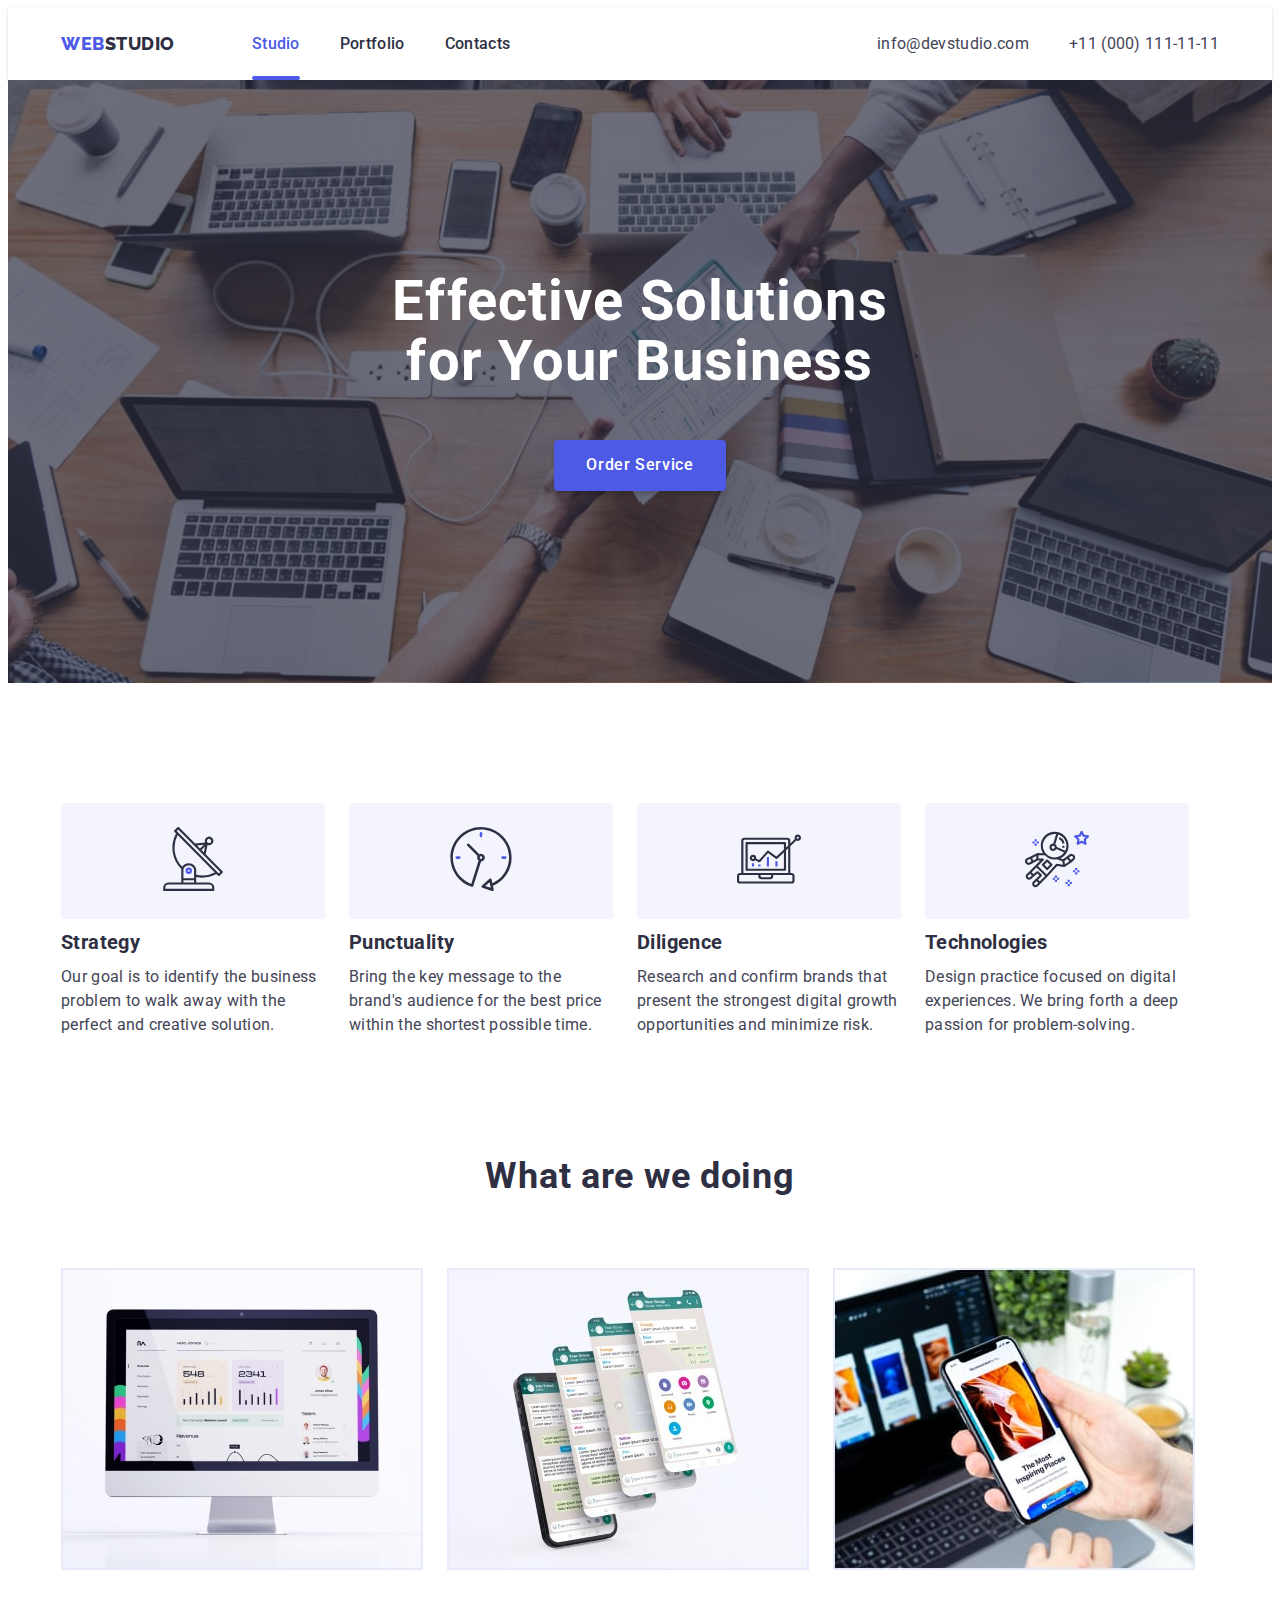
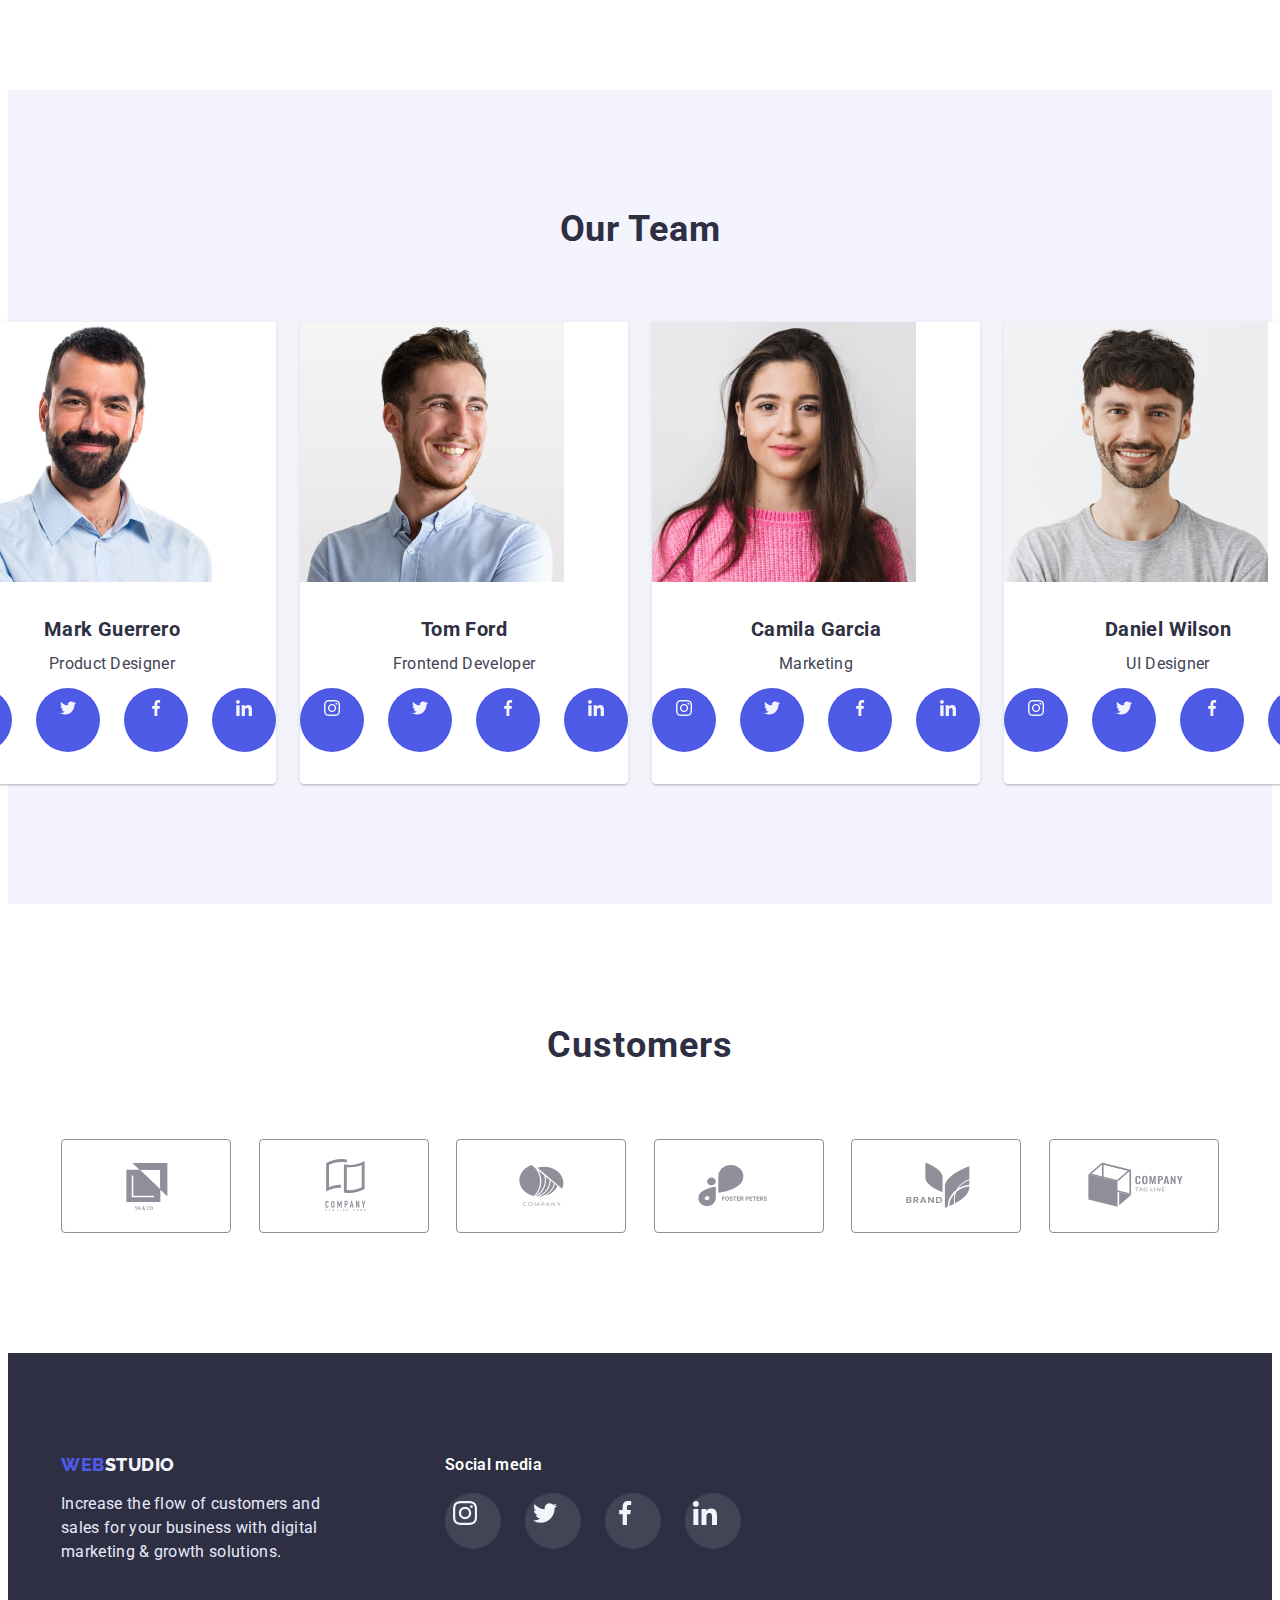
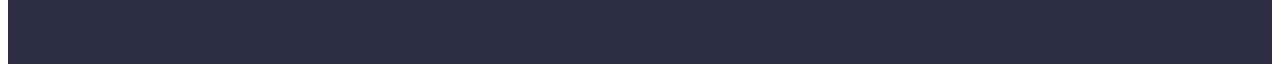
<file: index.html>
<!DOCTYPE html>
<html lang="en">
  <head>
    <meta charset="UTF-8" />
    <meta http-equiv="X-UA-Compatible" content="IE=edge" />
    <meta name="viewport" content="width=device-width, initial-scale=1.0" />
    <title>WebStudio</title>
    <link rel="preconnect" href="https://fonts.googleapis.com" />
    <link rel="preconnect" href="https://fonts.gstatic.com" crossorigin />
    <link
      href="https://fonts.googleapis.com/css2?family=Raleway:wght@800&family=Roboto:wght@400;500;700&display=swap"
      rel="stylesheet"
    />
    <link
      rel="stylesheet"
      href="https://cdnjs.cloudflare.com/ajax/libs/modern-normalize/1.1.0/modern-normalize.min.css"
      integrity="sha512-wpPYUAdjBVSE4KJnH1VR1HeZfpl1ub8YT/NKx4PuQ5NmX2tKuGu6U/JRp5y+Y8XG2tV+wKQpNHVUX03MfMFn9Q=="
      crossorigin="anonymous"
      referrerpolicy="no-referrer"
    />
    <link rel="stylesheet" href="./css/styles.css" />
  </head>

  <body>
    <!------- Header ------->

    <header class="header">
      <div class="container header-nav-cont">
        <!--- Logo --->

        <nav class="nav-item">
          <a href="./index.html" class="link logo"
            ><span class="logo-web">Web</span>Studio</a
          >

          <!--- Navigation --->

          <ul class="list menu-list">
            <li>
              <a href="./index.html" class="link menu-link studio-active-link"
                >Studio</a
              >
            </li>
            <li>
              <a href="./portfolio.html" class="link menu-link">Portfolio</a>
            </li>
            <li>
              <a href="#" class="link menu-link">Contacts</a>
            </li>
          </ul>
        </nav>

        <!--- Contacts --->

        <ul class="list cont-list">
          <li>
            <a href="mailto:info@devstudio.com" class="link cont-link"
              >info@devstudio.com</a
            >
          </li>
          <li>
            <a href="tel:+110001111111" class="link cont-link"
              >+11 (000) 111-11-11</a
            >
          </li>
        </ul>
      </div>
    </header>

    <main>
      <!------- Studio ------->

      <!--- Hero section --->

      <section class="hero hero-background">
        <div class="container">
          <h1 class="hero-title">Effective Solutions for Your Business</h1>
          <button type="button" class="modal-button" data-modal-open>
            Order Service
          </button>
        </div>
      </section>

      <!--- Features --->

      <section class="section">
        <div class="container">
          <h2 class="section-title visually-hidden">Features</h2>
          <ul class="list features-list">
            <li class="features-item">
              <div class="features-icon">
                <svg width="64" height="64">
                  <use href="./images/icons.svg#strategy"></use>
                </svg>
              </div>
              <h3 class="subtitle">Strategy</h3>
              <p class="body-text">
                Our goal is to identify the business problem to walk away with
                the perfect and creative solution.
              </p>
            </li>
            <li class="features-item">
              <div class="features-icon">
                <svg width="64" height="64">
                  <use href="./images/icons.svg#punctuality"></use>
                </svg>
              </div>
              <h3 class="subtitle">Punctuality</h3>
              <p class="body-text">
                Bring the key message to the brand's audience for the best price
                within the shortest possible time.
              </p>
            </li>
            <li class="features-item">
              <div class="features-icon">
                <svg width="64" height="64">
                  <use href="./images/icons.svg#diligence"></use>
                </svg>
              </div>
              <h3 class="subtitle">Diligence</h3>
              <p class="body-text">
                Research and confirm brands that present the strongest digital
                growth opportunities and minimize risk.
              </p>
            </li>
            <li class="features-item">
              <div class="features-icon">
                <svg width="64" height="64">
                  <use href="./images/icons.svg#technologies"></use>
                </svg>
              </div>
              <h3 class="subtitle">Technologies</h3>
              <p class="body-text">
                Design practice focused on digital experiences. We bring forth a
                deep passion for problem-solving.
              </p>
            </li>
          </ul>
        </div>
      </section>

      <!--- What are we doing --->

      <section class="doing-section">
        <div class="container">
          <h2 class="section-title">What are we doing</h2>
          <ul class="list doing-list">
            <li class="doing-item">
              <img
                src="./images/doing/doing1.jpg"
                alt="Application in the desktop"
                width="360"
              />
            </li>
            <li class="doing-item">
              <img
                src="./images/doing/doing2.jpg"
                alt="Chatbots in the smartphone"
                width="360"
              />
            </li>
            <li class="doing-item">
              <img
                src="./images/doing/doing3.jpg"
                alt="Application in the smartphone"
                width="360"
              />
            </li>
          </ul>
        </div>
      </section>

      <!--- Our Teaam --->

      <section class="section team">
        <div class="container">
          <h2 class="section-title">Our Team</h2>
          <ul class="list team-list">
            <li class="team-item">
              <img
                src="./images/team/team1.jpg"
                alt="Mark Guerrero Product Designer"
                width="264"
              />
              <div class="team-descr">
                <h3 class="subtitle">Mark Guerrero</h3>
                <p class="body-text">Product Designer</p>
                <ul class="list team-icon-list">
                  <li class="team-icon-item">
                    <a
                      href="https://www.instagram.com/"
                      target="_blank"
                      class="link team-icon-link"
                    >
                      <svg width="16" height="16">
                        <use href="./images/icons.svg#instagram"></use>
                      </svg>
                    </a>
                  </li>
                  <li>
                    <a
                      href="https://twitter.com/"
                      target="_blank"
                      class="link team-icon-link"
                    >
                      <svg width="16" height="16">
                        <use href="./images/icons.svg#twitter"></use>
                      </svg>
                    </a>
                  </li>
                  <li>
                    <a
                      href="https://facebook.com/"
                      target="_blank"
                      class="link team-icon-link"
                    >
                      <svg width="16" height="16">
                        <use href="./images/icons.svg#facebook"></use>
                      </svg>
                    </a>
                  </li>
                  <li>
                    <a
                      href="https://www.linkedin.com/"
                      target="_blank"
                      class="link team-icon-link"
                    >
                      <svg width="16" height="16">
                        <use href="./images/icons.svg#linkedin"></use>
                      </svg>
                    </a>
                  </li>
                </ul>
              </div>
            </li>
            <li class="team-item">
              <img
                src="./images/team/team2.jpg"
                alt="Tom Ford Frontend Developer"
                width="264"
              />
              <div class="team-descr">
                <h3 class="subtitle">Tom Ford</h3>
                <p class="body-text">Frontend Developer</p>
                <ul class="list team-icon-list">
                  <li class="team-icon-item">
                    <a
                      href="https://www.instagram.com/"
                      target="_blank"
                      class="link team-icon-link"
                    >
                      <svg width="16" height="16">
                        <use href="./images/icons.svg#instagram"></use>
                      </svg>
                    </a>
                  </li>
                  <li>
                    <a
                      href="https://twitter.com/"
                      target="_blank"
                      class="link team-icon-link"
                    >
                      <svg width="16" height="16">
                        <use href="./images/icons.svg#twitter"></use>
                      </svg>
                    </a>
                  </li>
                  <li>
                    <a
                      href="https://facebook.com/"
                      target="_blank"
                      class="link team-icon-link"
                    >
                      <svg width="16" height="16">
                        <use href="./images/icons.svg#facebook"></use>
                      </svg>
                    </a>
                  </li>
                  <li>
                    <a
                      href="https://www.linkedin.com/"
                      target="_blank"
                      class="link team-icon-link"
                    >
                      <svg width="16" height="16">
                        <use href="./images/icons.svg#linkedin"></use>
                      </svg>
                    </a>
                  </li>
                </ul>
              </div>
            </li>
            <li class="team-item">
              <img
                src="./images/team/team3.jpg"
                alt="Camila Garcia Marketing"
                width="264"
              />
              <div class="team-descr">
                <h3 class="subtitle">Camila Garcia</h3>
                <p class="body-text">Marketing</p>
                <ul class="list team-icon-list">
                  <li class="team-icon-item">
                    <a
                      href="https://www.instagram.com/"
                      target="_blank"
                      class="link team-icon-link"
                    >
                      <svg width="16" height="16">
                        <use href="./images/icons.svg#instagram"></use>
                      </svg>
                    </a>
                  </li>
                  <li>
                    <a
                      href="https://twitter.com/"
                      target="_blank"
                      class="link team-icon-link"
                    >
                      <svg width="16" height="16">
                        <use href="./images/icons.svg#twitter"></use>
                      </svg>
                    </a>
                  </li>
                  <li>
                    <a
                      href="https://facebook.com/"
                      target="_blank"
                      class="link team-icon-link"
                    >
                      <svg width="16" height="16">
                        <use href="./images/icons.svg#facebook"></use>
                      </svg>
                    </a>
                  </li>
                  <li>
                    <a
                      href="https://www.linkedin.com/"
                      target="_blank"
                      class="link team-icon-link"
                    >
                      <svg width="16" height="16">
                        <use href="./images/icons.svg#linkedin"></use>
                      </svg>
                    </a>
                  </li>
                </ul>
              </div>
            </li>
            <li class="team-item">
              <img
                src="./images/team/team4.jpg"
                alt="Daniel Wilson UI Designer"
                width="264"
              />
              <div class="team-descr">
                <h3 class="subtitle">Daniel Wilson</h3>
                <p class="body-text">UI Designer</p>
                <ul class="list team-icon-list">
                  <li class="team-icon-item">
                    <a
                      href="https://www.instagram.com/"
                      target="_blank"
                      class="link team-icon-link"
                    >
                      <svg width="16" height="16">
                        <use href="./images/icons.svg#instagram"></use>
                      </svg>
                    </a>
                  </li>
                  <li>
                    <a
                      href="https://twitter.com/"
                      target="_blank"
                      class="link team-icon-link"
                    >
                      <svg width="16" height="16">
                        <use href="./images/icons.svg#twitter"></use>
                      </svg>
                    </a>
                  </li>
                  <li>
                    <a
                      href="https://facebook.com/"
                      target="_blank"
                      class="link team-icon-link"
                    >
                      <svg width="16" height="16">
                        <use href="./images/icons.svg#facebook"></use>
                      </svg>
                    </a>
                  </li>
                  <li>
                    <a
                      href="https://www.linkedin.com/"
                      target="_blank"
                      class="link team-icon-link"
                    >
                      <svg width="16" height="16">
                        <use href="./images/icons.svg#linkedin"></use>
                      </svg>
                    </a>
                  </li>
                </ul>
              </div>
            </li>
          </ul>
        </div>
      </section>

      <!------- Customers ------->

      <section class="section">
        <div class="container">
          <h2 class="section-title customers-title">Customers</h2>
          <ul class="list customers-list">
            <li>
              <a href="#" class="link customers-link"
                ><svg width="104" height="56" class="customers-icon">
                  <use href="./images/icons.svg#customers1"></use></svg
              ></a>
            </li>
            <li>
              <a href="#" class="link customers-link"
                ><svg width="104" height="56" class="customers-icon">
                  <use href="./images/icons.svg#customers2"></use></svg
              ></a>
            </li>
            <li>
              <a href="#" class="link customers-link"
                ><svg width="104" height="56" class="customers-icon">
                  <use href="./images/icons.svg#customers3"></use></svg
              ></a>
            </li>
            <li>
              <a href="#" class="link customers-link"
                ><svg width="104" height="56" class="customers-icon">
                  <use href="./images/icons.svg#customers4"></use></svg
              ></a>
            </li>
            <li>
              <a href="#" class="link customers-link"
                ><svg width="104" height="56" class="customers-icon">
                  <use href="./images/icons.svg#customers5"></use></svg
              ></a>
            </li>
            <li>
              <a href="#" class="link customers-link"
                ><svg width="104" height="56" class="customers-icon">
                  <use href="./images/icons.svg#customers6"></use></svg
              ></a>
            </li>
          </ul>
        </div>
      </section>

      <!------- Modal ------->

      <div class="backdrop is-hidden" data-modal>
        <div class="modal">
          <button type="button" class="close-button" data-modal-close>
            <svg width="8" height="8">
              <use href="./images/icons.svg#close"></use>
            </svg>
          </button>
        </div>
      </div>
    </main>

    <!------- Footer ------->

    <footer class="footer">
      <div class="container footer-container">
        <div>
          <a href="./index.html" class="link footer-logo"
            ><span class="logo-web">Web</span>Studio</a
          >
          <p class="footer-descr">
            Increase the flow of customers and sales for your business with
            digital marketing & growth solutions.
          </p>
        </div>
        <div>
          <h3 class="footer-title">Social media</h3>
          <ul class="list footer-icon-list">
            <li class="footer-icon-item">
              <a
                href="https://www.instagram.com/"
                target="_blank"
                class="link footer-icon-link"
              >
                <svg width="24" height="24">
                  <use href="./images/icons.svg#instagram"></use>
                </svg>
              </a>
            </li>
            <li>
              <a
                href="https://twitter.com/"
                target="_blank"
                class="link footer-icon-link"
              >
                <svg width="24" height="24">
                  <use href="./images/icons.svg#twitter"></use>
                </svg>
              </a>
            </li>
            <li>
              <a
                href="https://facebook.com/"
                target="_blank"
                class="link footer-icon-link"
              >
                <svg width="24" height="24">
                  <use href="./images/icons.svg#facebook"></use>
                </svg>
              </a>
            </li>
            <li>
              <a
                href="https://www.linkedin.com/"
                target="_blank"
                class="link footer-icon-link"
              >
                <svg width="24" height="24">
                  <use href="./images/icons.svg#linkedin"></use>
                </svg>
              </a>
            </li>
          </ul>
        </div>
      </div>
    </footer>
    <script src="./js/modal.js"></script>
  </body>
</html>
</file>
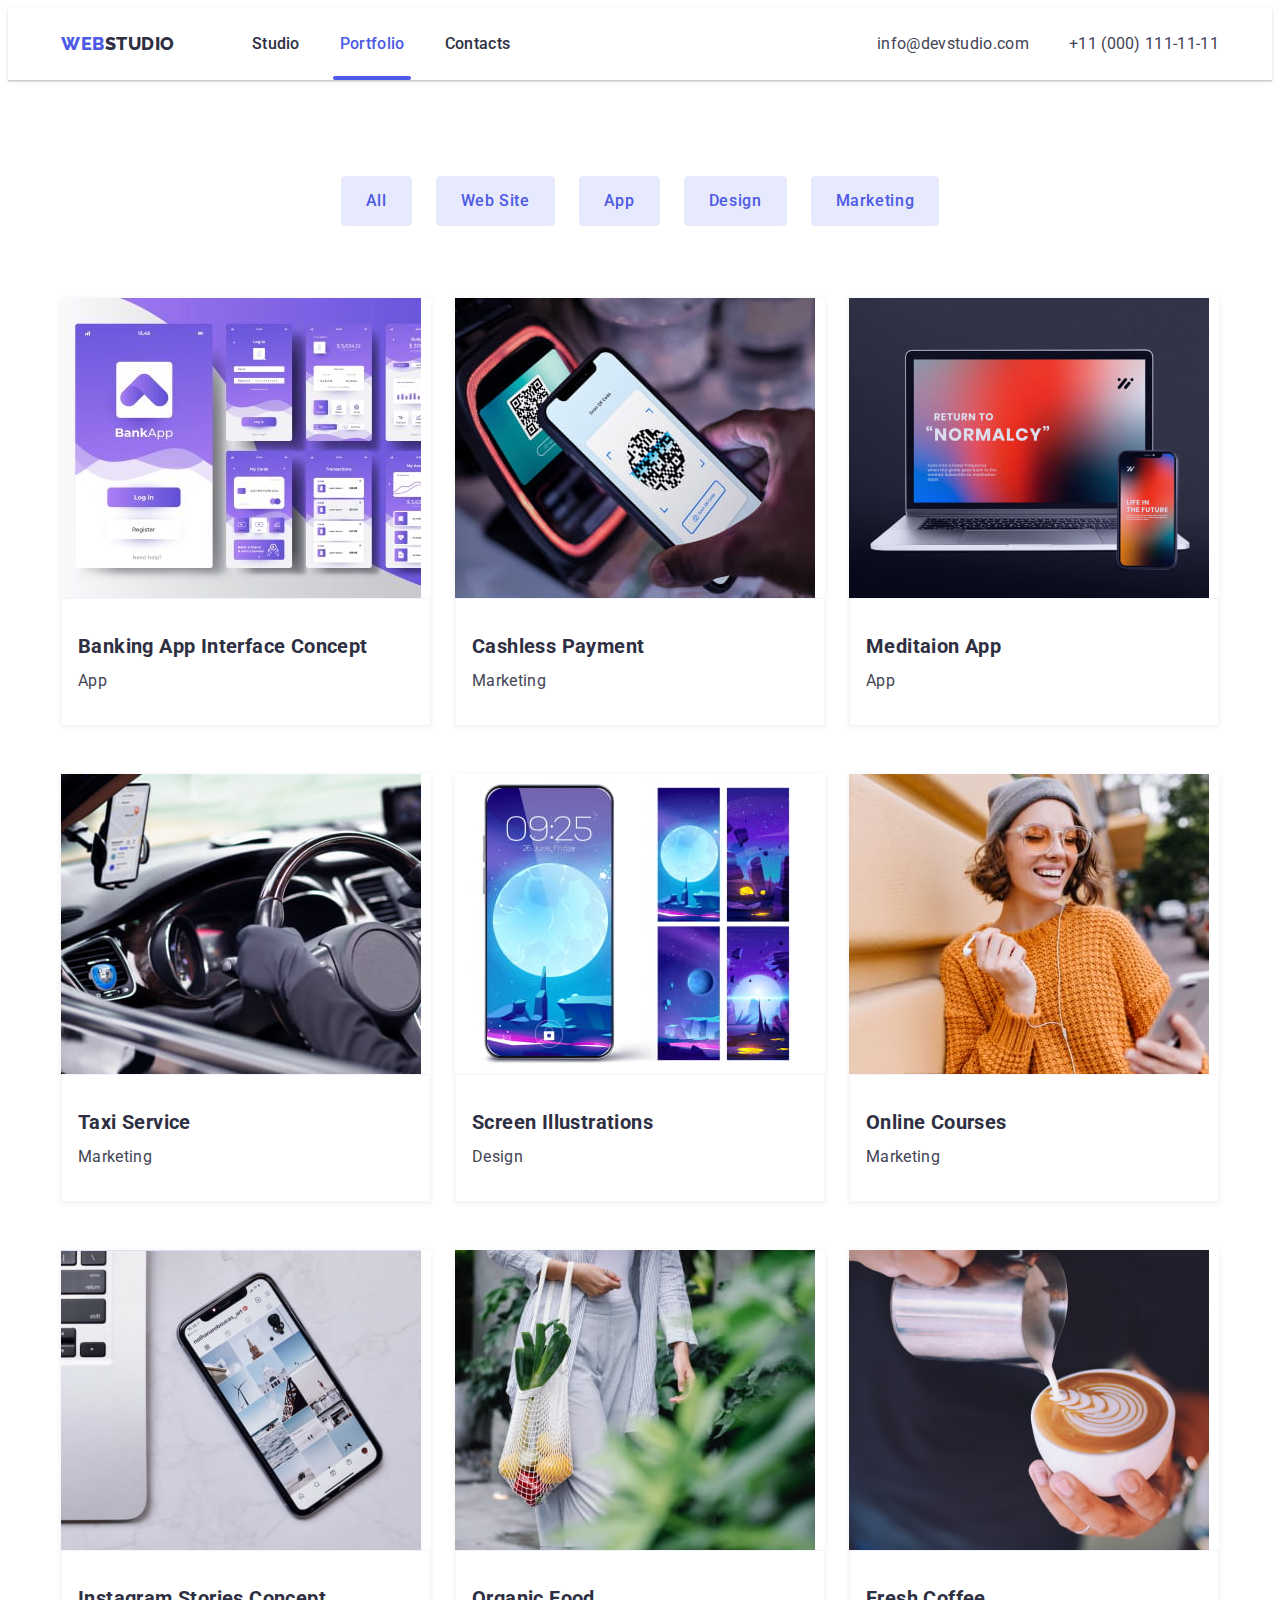
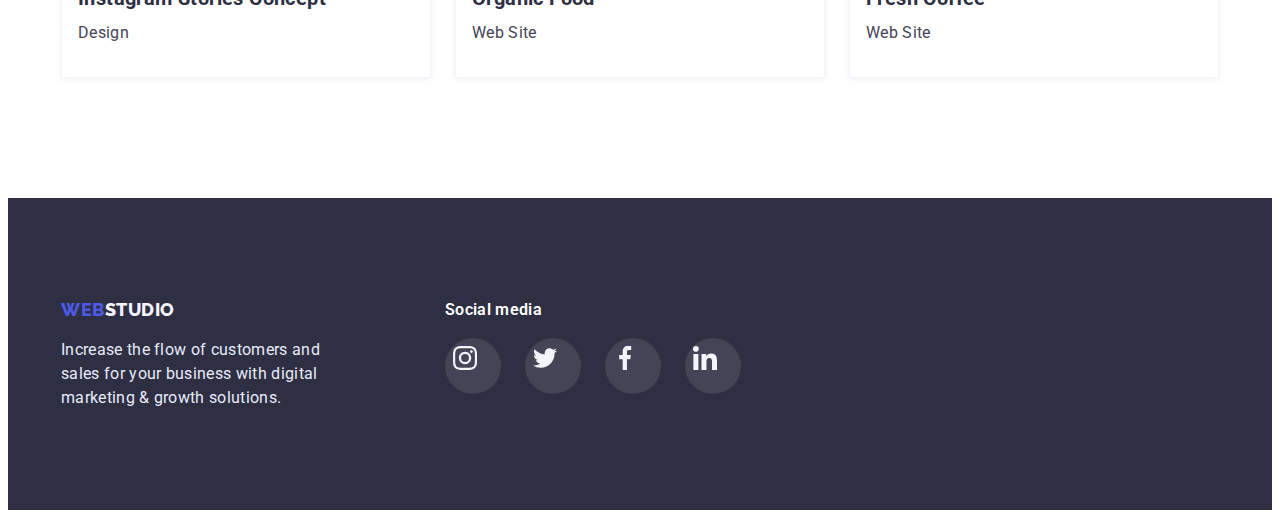
<file: portfolio.html>
<!DOCTYPE html>
<html lang="en">
  <head>
    <meta charset="UTF-8" />
    <meta http-equiv="X-UA-Compatible" content="IE=edge" />
    <meta name="viewport" content="width=device-width, initial-scale=1.0" />
    <title>WebStudio</title>
    <link rel="preconnect" href="https://fonts.googleapis.com" />
    <link rel="preconnect" href="https://fonts.gstatic.com" crossorigin />
    <link
      href="https://fonts.googleapis.com/css2?family=Raleway:wght@800&family=Roboto:wght@400;500;700&display=swap"
      rel="stylesheet"
    />
    <link
      rel="stylesheet"
      href="https://cdnjs.cloudflare.com/ajax/libs/modern-normalize/1.1.0/modern-normalize.min.css"
      integrity="sha512-wpPYUAdjBVSE4KJnH1VR1HeZfpl1ub8YT/NKx4PuQ5NmX2tKuGu6U/JRp5y+Y8XG2tV+wKQpNHVUX03MfMFn9Q=="
      crossorigin="anonymous"
      referrerpolicy="no-referrer"
    />
    <link rel="stylesheet" href="./css/styles.css" />
  </head>

  <body>
    <!------- Header ------->

    <header class="header">
      <div class="container header-nav-cont">
        <!--- Logo --->

        <nav class="nav-item">
          <a href="./index.html" class="link logo"
            ><span class="logo-web">Web</span>Studio</a
          >

          <!--- Navigation --->

          <ul class="list menu-list">
            <li>
              <a href="./index.html" class="link menu-link">Studio</a>
            </li>
            <li>
              <a
                href="./portfolio.html"
                class="link menu-link portfolio-active-link"
                >Portfolio</a
              >
            </li>
            <li>
              <a href="#" class="link menu-link">Contacts</a>
            </li>
          </ul>
        </nav>

        <!--- Contacts --->

        <ul class="list cont-list">
          <li>
            <a href="mailto:info@devstudio.com" class="link cont-link"
              >info@devstudio.com</a
            >
          </li>
          <li>
            <a href="tel:+110001111111" class="link cont-link"
              >+11 (000) 111-11-11</a
            >
          </li>
        </ul>
      </div>
    </header>

    <main>
      <!------- Portfolio ------->

      <!--- Portfolio section --->

      <section class="portfolio-section">
        <!--- Filter list --->

        <div class="container">
          <h1 class="section-title visually-hidden">Portfolio</h1>
          <ul class="list filter-list">
            <li class="filter-item">
              <button type="button" class="button">All</button>
            </li>
            <li class="filter-item">
              <button type="button" class="button">Web Site</button>
            </li>
            <li class="filter-item">
              <button type="button" class="button">App</button>
            </li>
            <li class="filter-item">
              <button type="button" class="button">Design</button>
            </li>
            <li class="filter-item">
              <button type="button" class="button">Marketing</button>
            </li>
          </ul>

          <!-- Portfolio list -->

          <ul class="list portfolio-list">
            <li class="portfolio-item">
              <a href="#" class="link portfolio-link">
                <div class="product-thumb">
                  <img
                    src="./images/portfolio/portfolio1.jpg"
                    alt="Banking App Interface Concept"
                    width="360"
                  />
                  <p class="product-descr">
                    14 Stylish and User-Friendly App Design Concepts · Task
                    Manager App · Calorie Tracker App · Exotic Fruit Ecommerce
                    App · Cloud Storage App
                  </p>
                </div>
                <div class="portfolio-descr">
                  <h2 class="subtitle">Banking App Interface Concept</h2>
                  <p class="body-text">App</p>
                </div></a
              >
            </li>
            <li class="portfolio-item">
              <a href="#" class="link portfolio-link">
                <div class="product-thumb">
                  <img
                    src="./images/portfolio/portfolio2.jpg"
                    alt="Cashless Payment"
                    width="360"
                  />
                  <p class="product-descr">
                    14 Stylish and User-Friendly App Design Concepts · Task
                    Manager App · Calorie Tracker App · Exotic Fruit Ecommerce
                    App · Cloud Storage App
                  </p>
                </div>
                <div class="portfolio-descr">
                  <h2 class="subtitle">Cashless Payment</h2>
                  <p class="body-text">Marketing</p>
                </div></a
              >
            </li>
            <li class="portfolio-item">
              <a href="#" class="link portfolio-link"
                ><div class="product-thumb">
                  <img
                    src="./images/portfolio/portfolio3.jpg"
                    alt="Meditaion App"
                    width="360"
                  />
                  <p class="product-descr">
                    14 Stylish and User-Friendly App Design Concepts · Task
                    Manager App · Calorie Tracker App · Exotic Fruit Ecommerce
                    App · Cloud Storage App
                  </p>
                </div>
                <div class="portfolio-descr">
                  <h2 class="subtitle">Meditaion App</h2>
                  <p class="body-text">App</p>
                </div></a
              >
            </li>
            <li class="portfolio-item">
              <a href="#" class="link portfolio-link"
                ><div class="product-thumb">
                  <img
                    src="./images/portfolio/portfolio4.jpg"
                    alt="Taxi Service"
                    width="360"
                  />
                  <p class="product-descr">
                    14 Stylish and User-Friendly App Design Concepts · Task
                    Manager App · Calorie Tracker App · Exotic Fruit Ecommerce
                    App · Cloud Storage App
                  </p>
                </div>
                <div class="portfolio-descr">
                  <h2 class="subtitle">Taxi Service</h2>
                  <p class="body-text">Marketing</p>
                </div></a
              >
            </li>
            <li class="portfolio-item">
              <a href="#" class="link portfolio-link"
                ><div class="product-thumb">
                  <img
                    src="./images/portfolio/portfolio5.jpg"
                    alt="Screen Illustrations"
                    width="360"
                  />
                  <p class="product-descr">
                    14 Stylish and User-Friendly App Design Concepts · Task
                    Manager App · Calorie Tracker App · Exotic Fruit Ecommerce
                    App · Cloud Storage App
                  </p>
                </div>
                <div class="portfolio-descr">
                  <h2 class="subtitle">Screen Illustrations</h2>
                  <p class="body-text">Design</p>
                </div></a
              >
            </li>
            <li class="portfolio-item">
              <a href="#" class="link portfolio-link"
                ><div class="product-thumb">
                  <img
                    src="./images/portfolio/portfolio6.jpg"
                    alt="Online Courses"
                    width="360"
                  />
                  <p class="product-descr">
                    14 Stylish and User-Friendly App Design Concepts · Task
                    Manager App · Calorie Tracker App · Exotic Fruit Ecommerce
                    App · Cloud Storage App
                  </p>
                </div>
                <div class="portfolio-descr">
                  <h2 class="subtitle">Online Courses</h2>
                  <p class="body-text">Marketing</p>
                </div></a
              >
            </li>
            <li class="portfolio-item">
              <a href="#" class="link portfolio-link"
                ><div class="product-thumb">
                  <img
                    src="./images/portfolio/portfolio7.jpg"
                    alt="Instagram Stories Concept"
                    width="360"
                  />
                  <p class="product-descr">
                    14 Stylish and User-Friendly App Design Concepts · Task
                    Manager App · Calorie Tracker App · Exotic Fruit Ecommerce
                    App · Cloud Storage App
                  </p>
                </div>
                <div class="portfolio-descr">
                  <h2 class="subtitle">Instagram Stories Concept</h2>
                  <p class="body-text">Design</p>
                </div></a
              >
            </li>
            <li class="portfolio-item">
              <a href="#" class="link portfolio-link"
                ><div class="product-thumb">
                  <img
                    src="./images/portfolio/portfolio8.jpg"
                    alt="Organic Food"
                    width="360"
                  />
                  <p class="product-descr">
                    14 Stylish and User-Friendly App Design Concepts · Task
                    Manager App · Calorie Tracker App · Exotic Fruit Ecommerce
                    App · Cloud Storage App
                  </p>
                </div>
                <div class="portfolio-descr">
                  <h2 class="subtitle">Organic Food</h2>
                  <p class="body-text">Web Site</p>
                </div></a
              >
            </li>
            <li class="portfolio-item">
              <a href="#" class="link portfolio-link"
                ><div class="product-thumb">
                  <img
                    src="./images/portfolio/portfolio9.jpg"
                    alt="Fresh Coffee"
                    width="360"
                  />
                  <p class="product-descr">
                    14 Stylish and User-Friendly App Design Concepts · Task
                    Manager App · Calorie Tracker App · Exotic Fruit Ecommerce
                    App · Cloud Storage App
                  </p>
                </div>
                <div class="portfolio-descr">
                  <h2 class="subtitle">Fresh Coffee</h2>
                  <p class="body-text">Web Site</p>
                </div></a
              >
            </li>
          </ul>
        </div>
      </section>
    </main>

    <!------- Footer ------->

    <footer class="footer">
      <div class="container footer-container">
        <div>
          <a href="./index.html" class="link footer-logo"
            ><span class="logo-web">Web</span>Studio</a
          >
          <p class="footer-descr">
            Increase the flow of customers and sales for your business with
            digital marketing & growth solutions.
          </p>
        </div>
        <div>
          <h2 class="footer-title">Social media</h2>
          <ul class="list footer-icon-list">
            <li class="footer-icon-item">
              <a
                href="https://www.instagram.com/"
                target="_blank"
                class="link footer-icon-link"
              >
                <svg width="24" height="24">
                  <use href="./images/icons.svg#instagram"></use>
                </svg>
              </a>
            </li>
            <li>
              <a
                href="https://twitter.com/"
                target="_blank"
                class="link footer-icon-link"
              >
                <svg width="24" height="24">
                  <use href="./images/icons.svg#twitter"></use>
                </svg>
              </a>
            </li>
            <li>
              <a
                href="https://facebook.com/"
                target="_blank"
                class="link footer-icon-link"
              >
                <svg width="24" height="24">
                  <use href="./images/icons.svg#facebook"></use>
                </svg>
              </a>
            </li>
            <li>
              <a
                href="https://www.linkedin.com/"
                target="_blank"
                class="link footer-icon-link"
              >
                <svg width="24" height="24">
                  <use href="./images/icons.svg#linkedin"></use>
                </svg>
              </a>
            </li>
          </ul>
        </div>
      </div>
    </footer>
  </body>
</html>
</file>
<file: css/styles.css>
:root {
    --primary-brand-color: #4D5AE5;
    --dark-color: #2E2F42;
    --success-color: #31D0AA;
    --text-color: #434455;
    --subtle-color: #8E8F99;
    --accent-color: #E7E9FC;
    --light-color: #F4F4FD;
    --white-color: #FFFFFF;
    --modal-background-color: #FCFCFC;
}

body {
    font-family: 'Roboto', sans-serif;
    font-size: 16px;

    background-color: var(--white-color);
    color: var(--text-color);
}

img {
    display: block;
    max-width: 100%;
    height: auto
}

.link {
    text-decoration: none;
}

.list {
    padding: 0;
    margin: 0;

    list-style: none;
}

.visually-hidden {
    position: absolute;

    white-space: nowrap;
    width: 1px;
    height: 1px;
    overflow: hidden;
    border: 0;
    padding: 0;
    clip: rect(0 0 0 0);
    clip-path: inset(50%);
    margin: -1px;
}

/* ======= Generical ======= */

.container {
    width: 1158px;
    margin-left: auto;
    margin-right: auto;
    padding-right: 15px;
    padding-left: 15px;

    /* outline: 2px solid tomato; */
}

.subtitle {
    margin-top: 0;
    margin-bottom: 8px;

    font-weight: 700;
    font-size: 20px;
    line-height: 1.5;
    letter-spacing: 0.02em;

    color: var(--dark-color);
}

.body-text {
    margin-top: 0;
    margin-bottom: 0px;

    line-height: 1.5;
    letter-spacing: 0.02em;

    color: var(--text-color);
}

/* ======= Header ======= */

.header {
    box-shadow: 0px 2px 1px rgba(46, 47, 66, 0.08), 0px 1px 1px rgba(46, 47, 66, 0.16), 0px 1px 6px rgba(46, 47, 66, 0.08);
}

.header-nav-cont {
    display: flex;
    justify-content: space-between;
    align-items: center;
}

/* === Logo === */

.logo {
    display: block;

    font-family: 'Raleway', sans-serif;
    font-weight: 800;
    font-size: 18px;
    line-height: 1.33;
    letter-spacing: 0.03em;
    text-transform: uppercase;

    color: var(--dark-color);
}

.logo-web {
    color: var(--primary-brand-color);
}

/* === Navigation === */

.nav-item {
    display: flex;
    align-items: center;
}

.menu-list {
    display: flex;
    margin-left: 77px;
    gap: 40px;
}

.menu-link {
    display: block;
    padding-top: 24px;
    padding-bottom: 24px;
    
    font-weight: 500;
    line-height: 1.5;
    letter-spacing: 0.02em;

    color: var(--dark-color);

    transition: color 250ms cubic-bezier(0.4, 0, 0.2, 1);
}

.menu-link:hover,
.menu-link:focus {
    color: var(--primary-brand-color);
}

.studio-active-link,
.portfolio-active-link,
.contacts-active-link {
    position: relative;
    color: var(--primary-brand-color);
}

.studio-active-link::after,
.contacts-active-link::after {
    content: '';
    position: absolute;
    bottom: 0;
    left: 50%;

    width: 100%;
    height: 4px;

    background-color: var(--primary-brand-color);
    border-radius: 2px;

    transform: translate(-50%);
}

.portfolio-active-link::after {
    content: '';
    position: absolute;
    bottom: 0;
    left: 50%;
    transform: translate(-50%);
    
    width: 78px;
    height: 4px;
    
    background-color: var(--primary-brand-color);
    border-radius: 2px;
}

/* === Contacts === */

.cont-list {
    display: flex;
    gap: 40px;
}

.cont-link {
    line-height: 1.5;
    letter-spacing: 0.02em;

    color: var(--text-color);

    transition: color 250ms cubic-bezier(0.4, 0, 0.2, 1);
}

.cont-link:hover,
.cont-link:focus {
    color: var(--primary-brand-color)
}

/* ======= Studio ======= */

/* === Hero section === */

.hero {
    padding-top: 192px;
    padding-bottom: 192px;

    text-align: center;

    background-color: var(--dark-color);
}

.hero-background {
    max-width: 1600px;
    margin: 0 auto;

    background-image: linear-gradient(to right, rgba(46, 47, 66, 0.7), rgba(46, 47, 66, 0.7)), url("../images/hero-background.jpg");
    background-repeat: no-repeat;
    background-position: center;
    background-size: cover;
}   

.hero-title {
    width: 496px;
    margin-top: 0;
    margin-bottom: 48px;
    margin-right: auto;
    margin-left: auto;

    font-weight: 700;
    font-size: 56px;
    line-height: 1.07;
    letter-spacing: 0.02em;

    color: var(--white-color);
}

.modal-button {
    min-width: 170px;
    padding: 16px 32px;

    font-family: inherit;
    font-weight: 500;
    font-size: 16px;
    line-height: 1.17;
    letter-spacing: 0.04em;
    text-align: inherit;

    cursor: pointer;

    background-color: var(--primary-brand-color);
    color: var(--white-color);
    border: none;
    border-radius: 4px;
    box-shadow: 0px 4px 4px rgba(0, 0, 0, 0.15);

    transition: background-color 250ms cubic-bezier(0.4, 0, 0.2, 1);
}

.modal-button:hover,
.modal-button:focus {
    background-color: #404BBF;

}

/* === Section === */

.section {
    padding-top: 120px;
    padding-bottom: 120px;
}

.section-title {
    margin-top: 0;
    margin-bottom: 72px;

    font-weight: 700;
    font-size: 36px;
    line-height: 1.11;
    letter-spacing: 0.02em;
    text-align: center;

    color: var(--dark-color);
}

/*  === Features === */

.features-list {
    display: flex;
    gap: 24px;
}

.features-item {
    width: 264px;
}

.features-icon {
    padding: 24px 100px;
    margin-bottom: 8px;

    background-color: var(--light-color);
    border-radius: 4px;
}

/* === What are we doing === */

.doing-section {
    padding-bottom: 120px;
}

.doing-list {
    display: flex;
    gap: 24px;
}

.doing-item {
    background-blend-mode: soft-light, normal;
    border: 1px solid var(--accent-color);
}

/*  === Our Teaam === */

.team {
    background-color: var(--light-color);
}

.team-list {
    display: flex;
    justify-content: center;
    gap: 24px;
}

.team-item {
    text-align: center;

    background-color: var(--white-color);
    border-radius: 0px 0px 4px 4px;
    box-shadow: 0px 1px 6px rgba(46, 47, 66, 0.08), 0px 1px 1px rgba(46, 47, 66, 0.16), 0px 2px 1px rgba(46, 47, 66, 0.08);
}

.team-descr {
    padding: 32px 0;
}

.team-icon-list {
    display: flex;
    justify-content: center;
    gap: 24px;
    margin-top: 12px;
}

.team-icon-link {
    display: block;
    width: 40px;
    height: 40px;
    padding: 12px;

    background-color: var(--primary-brand-color);
    border-radius: 50%;
}

/* === Customers === */

.customers-list {
    display: flex;
    justify-content: space-between;
}

.customers-title {
    line-height: 1.17;
    text-align: center;
    letter-spacing: 0.03em;
}

.customers-link {
    display: block;
    padding: 16px 32px;

    color: var(--subtle-color);
    border: 1px solid var(--subtle-color);
    border-radius: 4px;

    transition: color 250ms cubic-bezier(0.4, 0, 0.2, 1),
                border-color 250ms cubic-bezier(0.4, 0, 0.2, 1);
}

.customers-link:hover,
.customers-link:focus {
    color: var(--primary-brand-color);
    border-color: 1px solid var(--primary-brand-color);
}

.customers-icon {
    fill: currentColor;
}

/* ======= Modal ======= */

.backdrop {
    position: fixed;
    top: 0;
    left: 0;

    width: 100%;
    height: 100%;

    background-color: rgba(46, 47, 66, 0.4);

    transition: opacity 250ms cubic-bezier(0.4, 0, 0.2, 1);
}

.is-hidden {
    opacity: 0;
    pointer-events: none;
}

.is-hidden .modal {
    transform: translate(-50%, -50%) scale(0.9);
}

.modal {
    position: absolute;
    top: 50%;
    left: 50%;

    display: block;
    min-width: 408px;
    min-height: 576px;
    padding: 24px 24px;

    background-color: var(--modal-background-color);
    border-radius: 4px;
    box-shadow: 0px 1px 1px rgba(0, 0, 0, 0.14), 0px 1px 3px rgba(0, 0, 0, 0.12), 0px 2px 1px rgba(0, 0, 0, 0.2);

    transform: translate(-50%, -50%) scale(1);
    transition: transform 250ms cubic-bezier(0.4, 0, 0.2, 1);
}

.close-button {
    display: flex;
    justify-content: center;
    align-items: center;
    width: 24px;
    height: 24px;
    margin-left: 360px;

    cursor: pointer;

    background-color: var(--accent-color);
    border: 1px solid rgba(0, 0, 0, 0.1);
    border-radius: 50%;

    transition: border-color 250ms cubic-bezier(0.4, 0, 0.2, 1),
                box-shadow 250ms cubic-bezier(0.4, 0, 0.2, 1);
}

.close-button:hover,
.close-button:focus {
    border-color: transparent;
    box-shadow: 0px 1px 6px rgba(46, 47, 66, 0.08), 0px 1px 1px rgba(46, 47, 66, 0.16), 0px 2px 1px rgba(46, 47, 66, 0.08);
}

/* ======= Footer ======= */

.footer {
    padding-top: 100px;
    padding-bottom: 100px;

    background-color: var(--dark-color);
}

.footer-container {
    display: flex;
    gap: 120px;
}

.footer-logo {
    display: inline-block;
    margin-bottom: 16px;

    font-family: 'Raleway', sans-serif;
    font-weight: 800;
    font-size: 18px;
    line-height: 1.33;
    letter-spacing: 0.03em;
    text-transform: uppercase;

    color: var(--light-color);
}

.footer-title {
    margin-top: 0;
    margin-bottom: 16px;

    font-weight: 600;
    font-size: 16px;
    line-height: 1.5;
    letter-spacing: 0.02em;

    color: var(--white-color);
}

.footer-descr {
    width: 264px;
    margin-top: 0;
    margin-bottom: 0;

    line-height: 1.5;
    letter-spacing: 0.02em;

    color: var(--accent-color);
}

.footer-icon-list {
    display: flex;
    gap: 24px;
}

.footer-icon-link {
    display: block;
    width: 40px;
    height: 40px;
    padding: 8px;

    background-color: rgba(255, 255, 255, 0.1);
    border-radius: 50%;

    transition: background-color 250ms cubic-bezier(0.4, 0, 0.2, 1);
}

.footer-icon-link:hover,
.footer-icon-link:focus {
    background-color: var(--success-color);
}

/* ======= Portfolio ======= */

/* === Portfolio section === */

.portfolio-section {
    padding-top: 96px;
    padding-bottom: 120px;
}

/* === Filter list === */

.filter-list {
    display: flex;
    justify-content: center;
    gap: 24px;
    margin-bottom: 72px;
}

/* === Button === */

.button {
    padding: 12px 24px;

    font-family: inherit;
    font-weight: 500;
    font-size: 16px;
    line-height: 1.5;
    letter-spacing: 0.04em;

    cursor: pointer;

    background-color: var(--accent-color);
    color: var(--primary-brand-color);
    border: 1px solid var(--accent-color);
    border-radius: 4px;

    transition: background-color 250ms cubic-bezier(0.4, 0, 0.2, 1),
                color 250ms cubic-bezier(0.4, 0, 0.2, 1),
                border-color 250ms cubic-bezier(0.4, 0, 0.2, 1),
                box-shadow 250ms cubic-bezier(0.4, 0, 0.2, 1);
}

.button:hover,
.button:focus {
    background-color: var(--primary-brand-color);
    color: var(--white-color);
    border-color: transparent;
    box-shadow: 0px 1px 6px rgba(46, 47, 66, 0.08), 0px 1px 1px rgba(46, 47, 66, 0.16), 0px 2px 1px rgba(46, 47, 66, 0.08);
}

/* === Portfolio list === */

.portfolio-list {
    display: flex;
    flex-wrap: wrap;
    column-gap: 24px;
    row-gap: 48px;
}

.portfolio-item {
    position: relative;

    flex-basis: calc((100% - 48px) / 3);

    box-shadow: 0px 1px 6px rgba(46, 47, 66, 0.08);
}

.portfolio-link {
    position: relative;
    display: block;

    transition: box-shadow 250ms cubic-bezier(0.4, 0, 0.2, 1);
}

.portfolio-link:hover,
.portfolio-link:focus {
    box-shadow: 0px 1px 6px rgba(46, 47, 66, 0.08), 0px 1px 1px rgba(46, 47, 66, 0.16), 0px 2px 1px rgba(46, 47, 66, 0.08);
}

.product-thumb {
    position: relative;
    overflow: hidden;
}

.product-thumb::before {
    position: absolute;
    top: 0;
    left: 0;

    content: '';

    width: 100%;
    height: 100%;

    background-color: var(--primary-brand-color);

    transform: translateY(100%);
    transition: transform 250ms cubic-bezier(0.4, 0, 0.2, 1);
}

.portfolio-link:hover .product-thumb::before,
.portfolio-link:focus .product-thumb::before {
    transform: translateY(0%);
}

.product-descr {
    position: absolute;
    top: 0;
    left: 0;

    padding: 40px 32px;
    margin: 0;

    line-height: 1.5;
    letter-spacing: 0.02em;

    color: var(--light-color);

    transform: translateY(260px);
    transition: transform 250ms cubic-bezier(0.4, 0, 0.2, 1);
}

.portfolio-link:hover .product-descr,
.portfolio-link:focus .product-descr {
    transform: translateY(0%);
}

.portfolio-descr {
    padding: 32px 16px;

    border: 0.5px solid var(--light-color);
}
</file>
